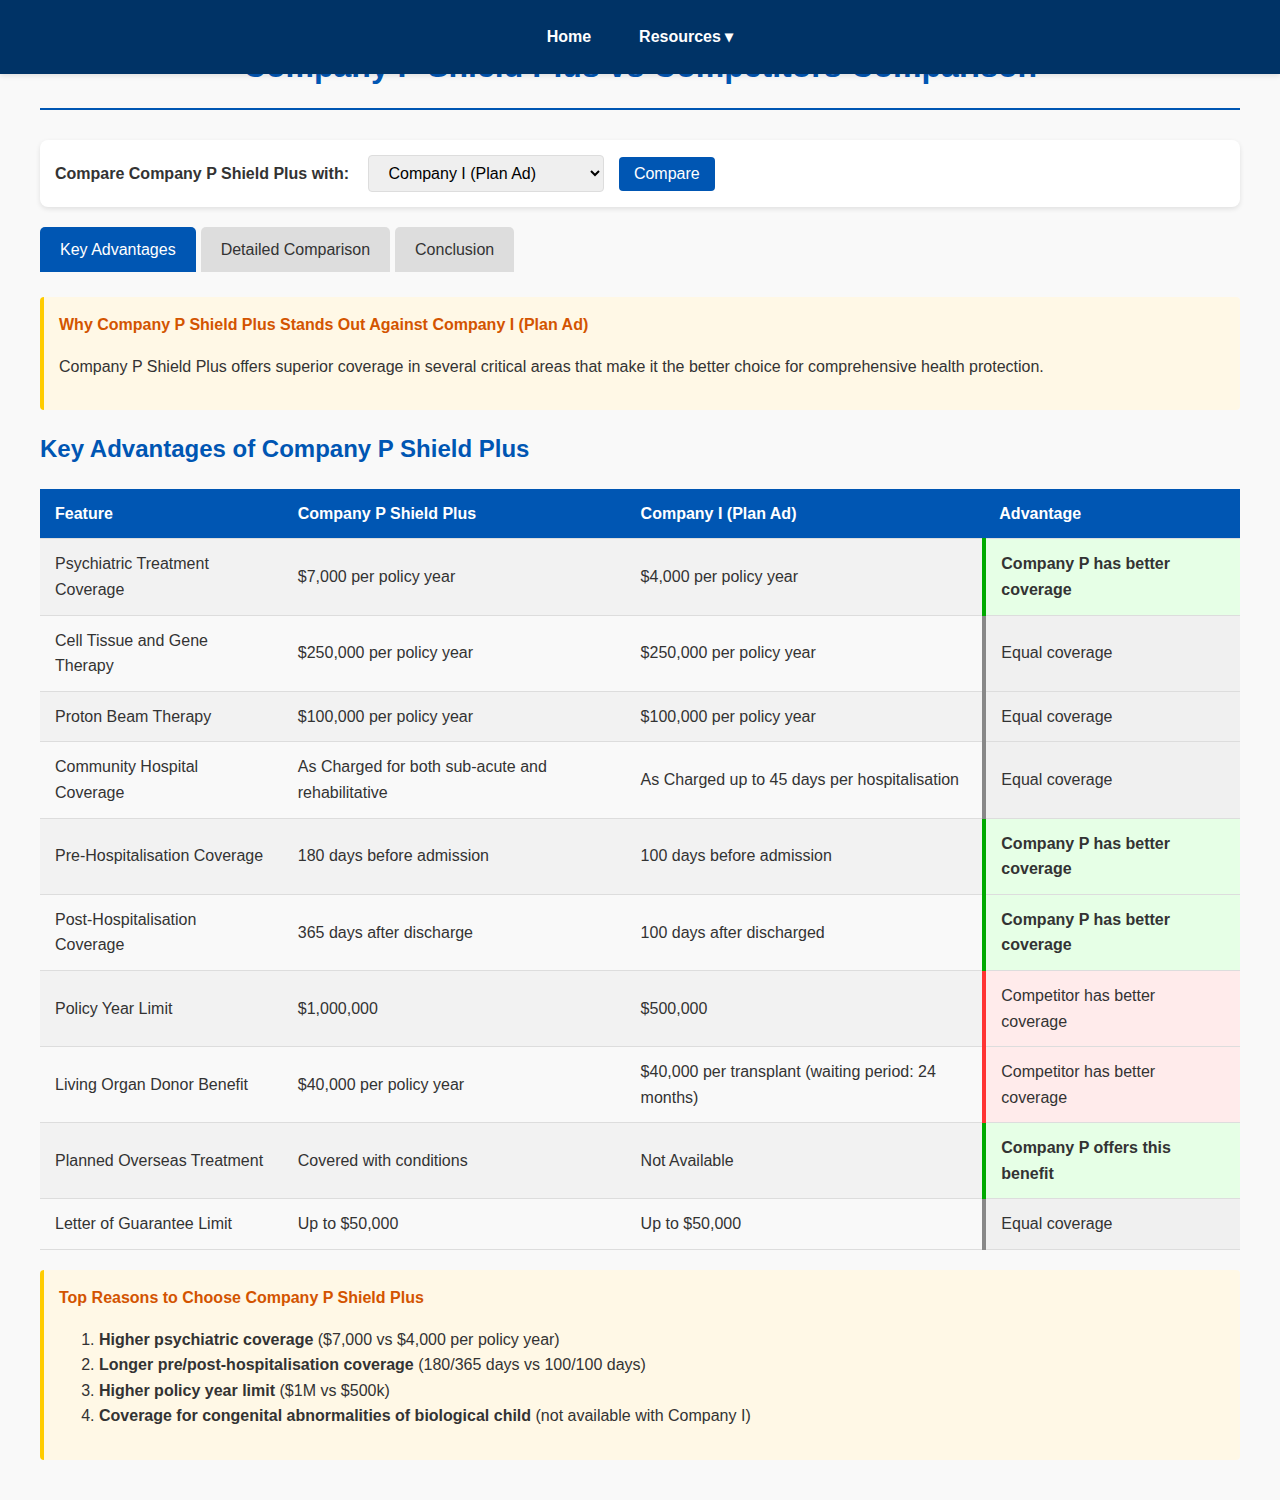
<file: resources/hospitalisationComparisonTool.html>
<!DOCTYPE html>
<html lang="en">
<head>
    <meta charset="UTF-8">
    <meta name="viewport" content="width=device-width, initial-scale=1.0">
    <title>Company P Shield Plus vs Competitors Comparison</title>
     <link rel="stylesheet" href="../css/styles.css">
</head>
    <div id="navbar-container"></div>
  <script src="/js/include-navbar.js"></script>
<body>
    <h1>Company P Shield Plus vs Competitors Comparison</h1>
    
    <div class="company-selector">
        <label for="competitor-select">Compare Company P Shield Plus with:</label>
        <select id="competitor-select">
            <option value="G">Company G (Plan A Plus)</option>
            <option value="A">Company A (Plan B)</option>
            <option value="I" selected>Company I (Plan Ad)</option>
            <option value="S">Company S (Plan 2)</option>
            <option value="H">Company H (Plan B)</option>
            <option value="R">Company R (Plan A)</option>
        </select>
        <button onclick="updateComparison()">Compare</button>
    </div>
    
    <div class="tabs">
        <div class="tab active" onclick="switchTab('summary')">Key Advantages</div>
        <div class="tab" onclick="switchTab('detailed')">Detailed Comparison</div>
        <div class="tab" onclick="switchTab('conclusion')">Conclusion</div>
    </div>
    
    <div id="summary" class="tab-content active">
        <div class="highlight-box">
            <div class="highlight-title" id="summary-title">Why Company P Shield Plus Stands Out Against Company I</div>
            <p>Company P Shield Plus offers superior coverage in several critical areas that make it the better choice for comprehensive health protection.</p>
        </div>
        
        <h2>Key Advantages of Company P Shield Plus</h2>
        
        <table id="summary-table">
            <tr>
                <th>Feature</th>
                <th>Company P Shield Plus</th>
                <th id="comp-name">Company I</th>
                <th>Advantage</th>
            </tr>
            <!-- Table will be populated by JavaScript -->
        </table>
        
        <div class="highlight-box" id="top-reasons">
            <div class="highlight-title">Top Reasons to Choose Company P Shield Plus</div>
            <ol id="reasons-list">
                <!-- List will be populated by JavaScript -->
            </ol>
        </div>
    </div>
    
    <div id="detailed" class="tab-content">
        <h2 id="detailed-title">Detailed Feature Comparison: Company P Shield Plus vs Company I</h2>
        
        <div class="comparison-container" id="detailed-comparison">
            <!-- Content will be populated by JavaScript -->
        </div>
    </div>
    
    <div id="conclusion" class="tab-content">
        <div class="conclusion" id="conclusion-content">
            <!-- Content will be populated by JavaScript -->
        </div>
    </div>
    
    <script>
        // Data for all companies
        const companyData = {
            "G": {
                name: "Company G (Plan A Plus)",
                features: {
                    basic: {
                        planName: "Base plan A Plus",
                        coverageType: "As Charged",
                        minEntryAge: "1 ANB",
                        maxEntryAge: "75 ANB",
                        coverageTerm: "Lifetime",
                        premiumTerm: "Lifetime"
                    },
                    inpatient: {
                        normalWard: "As Charged",
                        icu: "As Charged",
                        communityHospital: "As Charged",
                        accidentDental: "As Charged",
                        palliativeGeneral: "As Charged",
                        palliativeSpecial: "$560/day",
                        psychiatric: "$4,500 per policy year"
                    },
                    surgical: {
                        surgery: "As Charged (TOSP Table 1-7)",
                        organTransplant: "As Charged (limited to kidney(s), heart, liver, cornea(s), skin, pancreas and musculoskeletal tissue)",
                        stemCell: "As Charged",
                        breastReconstruction: "As Charged within 365 days from date of the first Mastectomy"
                    },
                    organDonor: {
                        asDonor: "$40,000 per transplant (waiting period: 730 days)",
                        asRecipient: "Not Available"
                    },
                    overseas: {
                        emergency: "As Charged limited to Singapore Restructured Hospitals, class A ward's charges",
                        planned: "Not Available"
                    },
                    prePostHospital: {
                        pre: "180 days before admission/day surgery",
                        post: "365 days after discharge/day surgery",
                        hyperbaric: "Not Available"
                    },
                    outpatient: {
                        immunosuppressant: "As Charged",
                        cancerDrugMonth: "5x MediShield Life limit",
                        cancerDrugYear: "5x MediShield Life limit",
                        renalFailure: "As Charged"
                    },
                    other: {
                        cellTherapy: "$150,000 per policy year",
                        protonTherapy: "$60,000 per policy year",
                        finalExpense: "$6,000",
                        congenitalChild: "$16,000 per lifetime of life assured (limited to $4,000 per child)"
                    },
                    limits: {
                        policyYear: "$1,000,000",
                        lifetime: "Unlimited",
                        refresh: "Not Available"
                    }
                },
                advantages: [
                    "Higher psychiatric coverage ($7,000 vs $4,500 per policy year)",
                    "Higher cell tissue and gene therapy coverage ($250,000 vs $150,000)",
                    "Higher proton beam therapy coverage ($100,000 vs $60,000)",
                    "Coverage for life assured as organ recipient (not available with Company G)"
                ]
            },
            "A": {
                name: "Company A (Plan B)",
                features: {
                    basic: {
                        planName: "Base plan B",
                        coverageType: "As Charged",
                        minEntryAge: "2 weeks",
                        maxEntryAge: "75 ANB",
                        coverageTerm: "Lifetime",
                        premiumTerm: "Lifetime"
                    },
                    inpatient: {
                        normalWard: "As Charged",
                        icu: "As Charged",
                        communityHospital: "As Charged up to 90 days per hospitalisation",
                        accidentDental: "As Charged",
                        palliativeGeneral: "As Charged",
                        palliativeSpecial: "As Charged",
                        psychiatric: "$4,000 per policy year"
                    },
                    surgical: {
                        surgery: "As Charged (TOSP Table 1-7)",
                        organTransplant: "As Charged (limited to cornea, kidney, heart, liver, lung, skin or musculoskeletal tissue)",
                        stemCell: "As Charged",
                        breastReconstruction: "As Charged if medically necessary"
                    },
                    organDonor: {
                        asDonor: "$40,000 per transplant (waiting period: 24 months)",
                        asRecipient: "Not Available"
                    },
                    overseas: {
                        emergency: "As Charged Limited to hospitalisation and surgical benefits, surgical benefit, pre- and post-hospitalisation benefit",
                        planned: "Not Available"
                    },
                    prePostHospital: {
                        pre: "180 days before admission",
                        post: "180 days after discharged",
                        hyperbaric: "Not Available"
                    },
                    outpatient: {
                        immunosuppressant: "Private hospital: $7,200 per policy year | Restructured hospital: As Charged",
                        cancerDrugMonth: "5x MediShield Life limit",
                        cancerDrugYear: "5x MediShield Life limit",
                        renalFailure: "As Charged"
                    },
                    other: {
                        cellTherapy: "$250,000 per policy year",
                        protonTherapy: "$100,000 per policy year",
                        finalExpense: "$3,500",
                        congenitalChild: "$16,000 per lifetime of female life assured (limited to $4,000 per child)"
                    },
                    limits: {
                        policyYear: "$1,000,000",
                        lifetime: "Unlimited",
                        refresh: "Not Available"
                    }
                },
                advantages: [
                    "Higher psychiatric coverage ($7,000 vs $4,000 per policy year)",
                    "Longer post-hospitalisation coverage (365 days vs 180 days)",
                    "Higher final expense provision ($3,500 vs $3,000)",
                    "Coverage for post-hospitalisation hyperbaric oxygen therapy ($5,000/year - not available with Company A)"
                ]
            },
            "I": {
                name: "Company I (Plan Ad)",
                features: {
                    basic: {
                        planName: "Base plan Ad",
                        coverageType: "As Charged",
                        minEntryAge: "1 ANB",
                        maxEntryAge: "75 ANB",
                        coverageTerm: "Lifetime",
                        premiumTerm: "Lifetime"
                    },
                    inpatient: {
                        normalWard: "As Charged",
                        icu: "As Charged",
                        communityHospital: "As Charged up to 45 days per hospitalisation",
                        accidentDental: "As Charged",
                        palliativeGeneral: "As Charged",
                        palliativeSpecial: "$560/day",
                        psychiatric: "$4,000 per policy year"
                    },
                    surgical: {
                        surgery: "As Charged (TOSP Table 1-7)",
                        organTransplant: "As Charged",
                        stemCell: "As Charged",
                        breastReconstruction: "As Charged within 365 days from the date life assured leaves the hospital where the mastectomy was done"
                    },
                    organDonor: {
                        asDonor: "$40,000 per transplant (waiting period: 24 months)",
                        asRecipient: "Not Available"
                    },
                    overseas: {
                        emergency: "As Charged limited to Singapore Restructured hospital's charges",
                        planned: "Not Available"
                    },
                    prePostHospital: {
                        pre: "100 days before admission",
                        post: "100 days after discharged",
                        hyperbaric: "Not Available"
                    },
                    outpatient: {
                        immunosuppressant: "As Charged",
                        cancerDrugMonth: "4x MediShield Life limit",
                        cancerDrugYear: "4x MediShield Life limit",
                        renalFailure: "As Charged"
                    },
                    other: {
                        cellTherapy: "$250,000 per policy year",
                        protonTherapy: "$100,000 per policy year",
                        finalExpense: "$5,000",
                        congenitalChild: "Not Available"
                    },
                    limits: {
                        policyYear: "$500,000",
                        lifetime: "Unlimited",
                        refresh: "Not Available"
                    }
                },
                advantages: [
                    "Higher psychiatric coverage ($7,000 vs $4,000 per policy year)",
                    "Longer pre/post-hospitalisation coverage (180/365 days vs 100/100 days)",
                    "Higher policy year limit ($1M vs $500k)",
                    "Coverage for congenital abnormalities of biological child (not available with Company I)"
                ]
            },
            "S": {
                name: "Company S (Plan 2)",
                features: {
                    basic: {
                        planName: "Base plan 2",
                        coverageType: "As Charged",
                        minEntryAge: "1 ANB",
                        maxEntryAge: "75 ANB",
                        coverageTerm: "Lifetime",
                        premiumTerm: "Lifetime"
                    },
                    inpatient: {
                        normalWard: "As Charged",
                        icu: "As Charged",
                        communityHospital: "As Charged up to 45 days per hospitalisation",
                        accidentDental: "As Charged",
                        palliativeGeneral: "As Charged",
                        palliativeSpecial: "As Charged",
                        psychiatric: "$10,000 per policy year up to 45 days per policy year"
                    },
                    surgical: {
                        surgery: "As Charged (TOSP Table 1-7)",
                        organTransplant: "As Charged limited to cornea, kidney, heart, liver, lung, skin and musculoskeletal tissue",
                        stemCell: "As Charged",
                        breastReconstruction: "Covered within 365 days after the mastectomy was done"
                    },
                    organDonor: {
                        asDonor: "$30,000 per lifetime (waiting period: 24 months)",
                        asRecipient: "$40,000 per transplant (waiting period: 730 days)"
                    },
                    overseas: {
                        emergency: "As Charged limited to Singapore Restructured hospital's charges",
                        planned: "Not Available"
                    },
                    prePostHospital: {
                        pre: "90 days before admission [for non-panel specialist in a private hospital] or 180 days before admission [for A&E and preferred medical providers]",
                        post: "180 days after discharged [for non-panel specialist in a private hospital] or 365 days after discharged [for A&E and preferred medical providers]",
                        hyperbaric: "Not Available"
                    },
                    outpatient: {
                        immunosuppressant: "As Charged",
                        cancerDrugMonth: "5x MediShield Life limit",
                        cancerDrugYear: "5x MediShield Life limit",
                        renalFailure: "As Charged"
                    },
                    other: {
                        cellTherapy: "$150,000 per policy year (inpatient and outpatient)",
                        protonTherapy: "$70,000 per policy year",
                        finalExpense: "$10,000",
                        congenitalChild: "Not Available"
                    },
                    limits: {
                        policyYear: "$1,000,000",
                        lifetime: "Unlimited",
                        refresh: "Not Available"
                    }
                },
                advantages: [
                    "No day limit for community hospital stays (vs 45 days with Company S)",
                    "Higher cell tissue and gene therapy coverage ($250,000 vs $150,000)",
                    "Higher proton beam therapy coverage ($100,000 vs $70,000)",
                    "Coverage for planned overseas treatment (not available with Company S)"
                ]
            },
            "H": {
                name: "Company H (Plan B)",
                features: {
                    basic: {
                        planName: "Base plan B",
                        coverageType: "As Charged",
                        minEntryAge: "15 days",
                        maxEntryAge: "75 ANB",
                        coverageTerm: "Lifetime",
                        premiumTerm: "Lifetime"
                    },
                    inpatient: {
                        normalWard: "As Charged",
                        icu: "As Charged",
                        communityHospital: "As Charged up to 60 days per policy year",
                        accidentDental: "As Charged",
                        palliativeGeneral: "As Charged",
                        palliativeSpecial: "As Charged",
                        psychiatric: "$4,000 up to 60 days per policy year"
                    },
                    surgical: {
                        surgery: "As Charged (TOSP Table 1-7)",
                        organTransplant: "As Charged limited to cornea, kidneys, heart, liver, lung or bone marrow",
                        stemCell: "As Charged",
                        breastReconstruction: "Covered Must be due to breast cancer, within 365 days from mastectomy, breast implant is covered"
                    },
                    organDonor: {
                        asDonor: "$40,000 per transplant (waiting period: 730 days)",
                        asRecipient: "$40,000 per transplant"
                    },
                    overseas: {
                        emergency: "As Charged limited to Singapore Restructured hospital's charges",
                        planned: "Not Available"
                    },
                    prePostHospital: {
                        pre: "180 days before admission",
                        post: "365 days after discharged",
                        hyperbaric: "Not Available"
                    },
                    outpatient: {
                        immunosuppressant: "As Charged",
                        cancerDrugMonth: "5x MediShield Life limit",
                        cancerDrugYear: "5x MediShield Life limit",
                        renalFailure: "As Charged"
                    },
                    other: {
                        cellTherapy: "$100,000 per policy year",
                        protonTherapy: "$50,000 per policy year",
                        finalExpense: "Not Available",
                        congenitalChild: "Not Available"
                    },
                    limits: {
                        policyYear: "$1,000,000",
                        lifetime: "Unlimited",
                        refresh: "Not Available"
                    }
                },
                advantages: [
                    "Higher psychiatric coverage ($7,000 vs $4,000 per policy year)",
                    "Higher cell tissue and gene therapy coverage ($250,000 vs $100,000)",
                    "Higher proton beam therapy coverage ($100,000 vs $50,000)",
                    "Final expense provision ($3,000 - not available with Company H)"
                ]
            },
            "R": {
                name: "Company R (Plan A)",
                features: {
                    basic: {
                        planName: "Base plan A",
                        coverageType: "As Charged",
                        minEntryAge: "1 ANB",
                        maxEntryAge: "75 ANB",
                        coverageTerm: "Lifetime",
                        premiumTerm: "Lifetime"
                    },
                    inpatient: {
                        normalWard: "As Charged",
                        icu: "As Charged",
                        communityHospital: "As Charged up to 90 days after discharged",
                        accidentDental: "As Charged",
                        palliativeGeneral: "As Charged",
                        palliativeSpecial: "As Charged",
                        psychiatric: "$6,000 per policy year"
                    },
                    surgical: {
                        surgery: "As Charged (TOSP Table 1-7)",
                        organTransplant: "As Charged limited to kidney(s), heart, liver, lung, cornea(s), bone marrow, skin and musculoskeletal tissue",
                        stemCell: "As Charged",
                        breastReconstruction: "As Charged *mastectomy must be due to cancer, and breast cancer reconstruction must be done within 12 months from original mastectomy"
                    },
                    organDonor: {
                        asDonor: "$40,000 per transplant (waiting period: 24 months)",
                        asRecipient: "Not Available"
                    },
                    overseas: {
                        emergency: "As Charged limited to Singapore Restructured hospital, class A ward's charges",
                        planned: "Not Available"
                    },
                    prePostHospital: {
                        pre: "180 days if treatment provided by Co.R's Panel Specialist, Extended Panel Specialist or restructured hospital; or 90 days if treatment provided in other private hospitals",
                        post: "365 days if treatment provided by Co.R's Panel Specialist, Extended Panel Specialist or restructured hospital; or 180 days if treatment provided in other private hospitals",
                        hyperbaric: "Not Available"
                    },
                    outpatient: {
                        immunosuppressant: "As Charged",
                        cancerDrugMonth: "5x MediShield Life limit",
                        cancerDrugYear: "5x MediShield Life limit",
                        renalFailure: "As Charged"
                    },
                    other: {
                        cellTherapy: "$50,000 per policy year",
                        protonTherapy: "$75,000 per policy year",
                        finalExpense: "$4,000",
                        congenitalChild: "$20,000 per lifetime of female life assured (limited to $4,000 per child)"
                    },
                    limits: {
                        policyYear: "$600,000",
                        lifetime: "Unlimited",
                        refresh: "Not Available"
                    }
                },
                advantages: [
                    "Higher policy year limit ($1M vs $600k)",
                    "Higher cell tissue and gene therapy coverage ($250,000 vs $50,000)",
                    "Refresh benefit of $1,000,000 (not available with Company R)",
                    "Coverage for post-hospitalisation hyperbaric oxygen therapy ($5,000/year - not available with Company R)"
                ]
            }
        };

        // Initialize with Company I as default
        let currentCompetitor = "I";

        function updateComparison() {
            currentCompetitor = document.getElementById("competitor-select").value;
            const competitor = companyData[currentCompetitor];
            
            // Update summary tab
            document.getElementById("summary-title").textContent = `Why Company P Shield Plus Stands Out Against ${competitor.name}`;
            document.getElementById("comp-name").textContent = competitor.name;
            
            // Update summary table
            const summaryTable = document.getElementById("summary-table");
            // Clear existing rows (keeping header)
            while (summaryTable.rows.length > 1) {
                summaryTable.deleteRow(1);
            }
            
            // Add comparison rows
            addComparisonRow(summaryTable, "Psychiatric Treatment Coverage", 
                           "$7,000 per policy year", 
                           competitor.features.inpatient.psychiatric);
            
            addComparisonRow(summaryTable, "Cell Tissue and Gene Therapy", 
                           "$250,000 per policy year", 
                           competitor.features.other.cellTherapy);
            
            addComparisonRow(summaryTable, "Proton Beam Therapy", 
                           "$100,000 per policy year", 
                           competitor.features.other.protonTherapy);
            
            addComparisonRow(summaryTable, "Community Hospital Coverage", 
                           "As Charged for both sub-acute and rehabilitative", 
                           competitor.features.inpatient.communityHospital);
            
            addComparisonRow(summaryTable, "Pre-Hospitalisation Coverage", 
                           "180 days before admission", 
                           competitor.features.prePostHospital.pre);
            
            addComparisonRow(summaryTable, "Post-Hospitalisation Coverage", 
                           "365 days after discharge", 
                           competitor.features.prePostHospital.post);
            
            addComparisonRow(summaryTable, "Policy Year Limit", 
                           "$1,000,000", 
                           competitor.features.limits.policyYear);
            
            addComparisonRow(summaryTable, "Living Organ Donor Benefit", 
                           "$40,000 per policy year", 
                           competitor.features.organDonor.asDonor);
            
            addComparisonRow(summaryTable, "Planned Overseas Treatment", 
                           "Covered with conditions", 
                           competitor.features.overseas.planned === "Not Available" ? "Not Available" : "Covered");
            
            addComparisonRow(summaryTable, "Letter of Guarantee Limit", 
                           "Up to $50,000", 
                           "Up to $50,000");
            
            // Update top reasons
            const reasonsList = document.getElementById("reasons-list");
            reasonsList.innerHTML = "";
            competitor.advantages.forEach(reason => {
                const li = document.createElement("li");
                li.innerHTML = `<strong>${reason.split("(")[0]}</strong>${reason.includes("(") ? "(" + reason.split("(")[1] : ""}`;
                reasonsList.appendChild(li);
            });
            
            // Update detailed comparison
            document.getElementById("detailed-title").textContent = `Detailed Feature Comparison: Company P Shield Plus vs ${competitor.name}`;
            const detailedContainer = document.getElementById("detailed-comparison");
            detailedContainer.innerHTML = generateDetailedComparison(competitor);
            
            // Update conclusion
            document.getElementById("conclusion-content").innerHTML = generateConclusion(competitor);
        }

        function addComparisonRow(table, feature, companyPValue, compValue) {
            const row = table.insertRow();
            const cell1 = row.insertCell(0);
            const cell2 = row.insertCell(1);
            const cell3 = row.insertCell(2);
            const cell4 = row.insertCell(3);
            
            cell1.textContent = feature;
            cell2.textContent = companyPValue;
            cell3.textContent = compValue;
            
            // Determine advantage
            if (companyPValue === compValue || (companyPValue.includes("As Charged") && compValue.includes("As Charged"))) {
                cell4.textContent = "Equal coverage";
                cell4.className = "same";
            } else if (compValue === "Not Available" && companyPValue !== "Not Available") {
                cell4.textContent = "Company P offers this benefit";
                cell4.className = "better";
            } else if (companyPValue === "Not Available" && compValue !== "Not Available") {
                cell4.textContent = "Competitor offers this benefit";
                cell4.className = "worse";
            } else if (companyPValue > compValue || companyPValue.includes("Unlimited") || 
                      (companyPValue.includes("days") && compValue.includes("days") && 
                       parseInt(companyPValue) > parseInt(compValue))) {
                cell4.textContent = "Company P has better coverage";
                cell4.className = "better";
            } else {
                cell4.textContent = "Competitor has better coverage";
                cell4.className = "worse";
            }
        }

        function generateDetailedComparison(competitor) {
            let html = `
                <div class="feature-category">
                    <h3>Basic Plan Information</h3>
                    <div class="feature-row">
                        <div class="feature-name">Plan Name</div>
                        <div class="feature-value company-p">Company P Shield Plus</div>
                        <div class="feature-value competitor">${competitor.features.basic.planName}</div>
                    </div>
                    <div class="feature-row">
                        <div class="feature-name">Coverage Type</div>
                        <div class="feature-value ${competitor.features.basic.coverageType === "As Charged" ? 'same' : 'better'}">As Charged</div>
                        <div class="feature-value ${competitor.features.basic.coverageType === "As Charged" ? 'same' : 'worse'}">${competitor.features.basic.coverageType}</div>
                    </div>
                    <div class="feature-row">
                        <div class="feature-name">Min. Entry Age</div>
                        <div class="feature-value ${competitor.features.basic.minEntryAge === "1 ANB" ? 'same' : 'better'}">1 ANB</div>
                        <div class="feature-value ${competitor.features.basic.minEntryAge === "1 ANB" ? 'same' : 'worse'}">${competitor.features.basic.minEntryAge}</div>
                    </div>
                    <div class="feature-row">
                        <div class="feature-name">Max. Entry Age</div>
                        <div class="feature-value same">75 ANB</div>
                        <div class="feature-value same">75 ANB</div>
                    </div>
                    <div class="feature-row">
                        <div class="feature-name">Coverage Term</div>
                        <div class="feature-value same">Lifetime</div>
                        <div class="feature-value same">Lifetime</div>
                    </div>
                </div>
                
                <div class="feature-category">
                    <h3>Inpatient and Day Surgery Benefits</h3>
                    <div class="feature-row">
                        <div class="feature-name">Normal Ward</div>
                        <div class="feature-value same">As Charged</div>
                        <div class="feature-value same">As Charged</div>
                    </div>
                    <div class="feature-row">
                        <div class="feature-name">Intensive Care Unit</div>
                        <div class="feature-value same">As Charged</div>
                        <div class="feature-value same">As Charged</div>
                    </div>
                    <div class="feature-row">
                        <div class="feature-name">Community Hospital (Rehabilitative & Sub-acute)</div>
                        <div class="feature-value ${competitor.features.inpatient.communityHospital.includes('As Charged') && !competitor.features.inpatient.communityHospital.includes('day') ? 'same' : 'better'}">As Charged (no day limit)</div>
                        <div class="feature-value ${competitor.features.inpatient.communityHospital.includes('As Charged') && !competitor.features.inpatient.communityHospital.includes('day') ? 'same' : 'worse'}">${competitor.features.inpatient.communityHospital}</div>
                    </div>
                    <div class="feature-row">
                        <div class="feature-name">Accident Inpatient Dental Treatment</div>
                        <div class="feature-value same">As Charged</div>
                        <div class="feature-value same">As Charged</div>
                    </div>
                    <div class="feature-row">
                        <div class="feature-name">Inpatient Palliative Care Service (General)</div>
                        <div class="feature-value same">As Charged</div>
                        <div class="feature-value same">${competitor.features.inpatient.palliativeGeneral}</div>
                    </div>
                    <div class="feature-row">
                        <div class="feature-name">Inpatient Palliative Care Service (Specialised)</div>
                        <div class="feature-value ${competitor.features.inpatient.palliativeSpecial === '$760/day' ? 'same' : competitor.features.inpatient.palliativeSpecial === 'As Charged' ? 'better' : 'worse'}">$760/day</div>
                        <div class="feature-value ${competitor.features.inpatient.palliativeSpecial === '$760/day' ? 'same' : competitor.features.inpatient.palliativeSpecial === 'As Charged' ? 'worse' : 'better'}">${competitor.features.inpatient.palliativeSpecial}</div>
                    </div>
                    <div class="feature-row">
                        <div class="feature-name">Psychiatric Treatment</div>
                        <div class="feature-value ${parseInt(competitor.features.inpatient.psychiatric) < 7000 ? 'better' : 'worse'}">$7,000 per policy year</div>
                        <div class="feature-value ${parseInt(competitor.features.inpatient.psychiatric) < 7000 ? 'worse' : 'better'}">${competitor.features.inpatient.psychiatric}</div>
                    </div>
                </div>
                
                <div class="feature-category">
                    <h3>Surgical Benefits</h3>
                    <div class="feature-row">
                        <div class="feature-name">Surgery Procedure</div>
                        <div class="feature-value same">As Charged (TOSP Table 1-7)</div>
                        <div class="feature-value same">${competitor.features.surgical.surgery}</div>
                    </div>
                    <div class="feature-row">
                        <div class="feature-name">Major Organ Transplant</div>
                        <div class="feature-value same">As Charged (with organ limits)</div>
                        <div class="feature-value same">${competitor.features.surgical.organTransplant}</div>
                    </div>
                    <div class="feature-row">
                        <div class="feature-name">Stem Cell Transplant Treatment</div>
                        <div class="feature-value same">As Charged</div>
                        <div class="feature-value same">As Charged</div>
                    </div>
                    <div class="feature-row">
                        <div class="feature-name">Breast Reconstruction after Mastectomy</div>
                        <div class="feature-value ${competitor.features.surgical.breastReconstruction.includes('if medically necessary') ? 'same' : 'better'}">Covered if medically necessary</div>
                        <div class="feature-value ${competitor.features.surgical.breastReconstruction.includes('if medically necessary') ? 'same' : 'worse'}">${competitor.features.surgical.breastReconstruction}</div>
                    </div>
                </div>
                
                <div class="feature-category">
                    <h3>Living Organ Donor Transplant Benefits</h3>
                    <div class="feature-row">
                        <div class="feature-name">Life assured as organ donor</div>
                        <div class="feature-value ${competitor.features.organDonor.asDonor.includes('$40,000') ? 'same' : 'better'}">$40,000 per policy year (24mo wait)</div>
                        <div class="feature-value ${competitor.features.organDonor.asDonor.includes('$40,000') ? 'same' : 'worse'}">${competitor.features.organDonor.asDonor}</div>
                    </div>
                    <div class="feature-row">
                        <div class="feature-name">Life assured as organ recipient</div>
                        <div class="feature-value ${competitor.features.organDonor.asRecipient === 'Not Available' ? 'better' : 'same'}">$40,000 per transplant</div>
                        <div class="feature-value ${competitor.features.organDonor.asRecipient === 'Not Available' ? 'worse' : 'same'}">${competitor.features.organDonor.asRecipient}</div>
                    </div>
                </div>
                
                <div class="feature-category">
                    <h3>Overseas Medical Treatment</h3>
                    <div class="feature-row">
                        <div class="feature-name">Emergency Medical Treatment outside Singapore</div>
                        <div class="feature-value same">As Charged (with limits)</div>
                        <div class="feature-value same">${competitor.features.overseas.emergency}</div>
                    </div>
                    <div class="feature-row">
                        <div class="feature-name">Planned Overseas Medical Treatment</div>
                        <div class="feature-value ${competitor.features.overseas.planned === 'Not Available' ? 'better' : 'same'}">Covered with conditions</div>
                        <div class="feature-value ${competitor.features.overseas.planned === 'Not Available' ? 'worse' : 'same'}">${competitor.features.overseas.planned}</div>
                    </div>
                </div>
                
                <div class="feature-category">
                    <h3>Pre & Post-Hospitalisation Benefits</h3>
                    <div class="feature-row">
                        <div class="feature-name">Pre-Hospitalisation Coverage</div>
                        <div class="feature-value ${parseInt(competitor.features.prePostHospital.pre) < 180 ? 'better' : 'same'}">180 days before admission</div>
                        <div class="feature-value ${parseInt(competitor.features.prePostHospital.pre) < 180 ? 'worse' : 'same'}">${competitor.features.prePostHospital.pre}</div>
                    </div>
                    <div class="feature-row">
                        <div class="feature-name">Post-Hospitalisation Coverage</div>
                        <div class="feature-value ${parseInt(competitor.features.prePostHospital.post) < 365 ? 'better' : 'same'}">365 days after discharge</div>
                        <div class="feature-value ${parseInt(competitor.features.prePostHospital.post) < 365 ? 'worse' : 'same'}">${competitor.features.prePostHospital.post}</div>
                    </div>
                    <div class="feature-row">
                        <div class="feature-name">Post-Hospitalisation Hyperbaric Oxygen Therapy</div>
                        <div class="feature-value ${competitor.features.prePostHospital.hyperbaric === 'Not Available' ? 'better' : 'same'}">$5,000 per policy year</div>
                        <div class="feature-value ${competitor.features.prePostHospital.hyperbaric === 'Not Available' ? 'worse' : 'same'}">${competitor.features.prePostHospital.hyperbaric}</div>
                    </div>
                </div>
                
                <div class="feature-category">
                    <h3>Outpatient Benefits</h3>
                    <div class="feature-row">
                        <div class="feature-name">Immunosuppressant for Organ Transplant</div>
                        <div class="feature-value same">As Charged</div>
                        <div class="feature-value same">${competitor.features.outpatient.immunosuppressant}</div>
                    </div>
                    <div class="feature-row">
                        <div class="feature-name">Outpatient Cancer Treatment (Drugs per month)</div>
                        <div class="feature-value ${competitor.features.outpatient.cancerDrugMonth.includes('5x') ? 'same' : 'better'}">5x MediShield Life limit</div>
                        <div class="feature-value ${competitor.features.outpatient.cancerDrugMonth.includes('5x') ? 'same' : 'worse'}">${competitor.features.outpatient.cancerDrugMonth}</div>
                    </div>
                    <div class="feature-row">
                        <div class="feature-name">Outpatient Cancer Treatment (Services per year)</div>
                        <div class="feature-value ${competitor.features.outpatient.cancerDrugYear.includes('5x') ? 'same' : 'better'}">5x MediShield Life limit</div>
                        <div class="feature-value ${competitor.features.outpatient.cancerDrugYear.includes('5x') ? 'same' : 'worse'}">${competitor.features.outpatient.cancerDrugYear}</div>
                    </div>
                    <div class="feature-row">
                        <div class="feature-name">Outpatient Renal Failure Treatment</div>
                        <div class="feature-value same">As Charged</div>
                        <div class="feature-value same">${competitor.features.outpatient.renalFailure}</div>
                    </div>
                </div>
                
                <div class="feature-category">
                    <h3>Other Benefits</h3>
                    <div class="feature-row">
                        <div class="feature-name">Cell Tissue and Gene Therapy Treatment</div>
                        <div class="feature-value ${parseInt(competitor.features.other.cellTherapy) < 250000 ? 'better' : 'same'}">$250,000 per policy year</div>
                        <div class="feature-value ${parseInt(competitor.features.other.cellTherapy) < 250000 ? 'worse' : 'same'}">${competitor.features.other.cellTherapy}</div>
                    </div>
                    <div class="feature-row">
                        <div class="feature-name">Proton Beam Therapy</div>
                        <div class="feature-value ${parseInt(competitor.features.other.protonTherapy) < 100000 ? 'better' : 'same'}">$100,000 per policy year</div>
                        <div class="feature-value ${parseInt(competitor.features.other.protonTherapy) < 100000 ? 'worse' : 'same'}">${competitor.features.other.protonTherapy}</div>
                    </div>
                    <div class="feature-row">
                        <div class="feature-name">Final Expense Provision</div>
                        <div class="feature-value ${competitor.features.other.finalExpense === 'Not Available' || parseInt(competitor.features.other.finalExpense) < 3000 ? 'better' : 'worse'}">$3,000</div>
                        <div class="feature-value ${competitor.features.other.finalExpense === 'Not Available' || parseInt(competitor.features.other.finalExpense) < 3000 ? 'worse' : 'better'}">${competitor.features.other.finalExpense}</div>
                    </div>
                    <div class="feature-row">
                        <div class="feature-name">Congenital Abnormalities of Life Assured's Biological Child</div>
                        <div class="feature-value ${competitor.features.other.congenitalChild === 'Not Available' ? 'better' : 'same'}">$16,000 per lifetime</div>
                        <div class="feature-value ${competitor.features.other.congenitalChild === 'Not Available' ? 'worse' : 'same'}">${competitor.features.other.congenitalChild}</div>
                    </div>
                </div>
                
                <div class="feature-category">
                    <h3>Policy Limits</h3>
                    <div class="feature-row">
                        <div class="feature-name">Policy Year Limit</div>
                        <div class="feature-value ${parseInt(competitor.features.limits.policyYear) < 1000000 ? 'better' : 'same'}">$1,000,000</div>
                        <div class="feature-value ${parseInt(competitor.features.limits.policyYear) < 1000000 ? 'worse' : 'same'}">${competitor.features.limits.policyYear}</div>
                    </div>
                    <div class="feature-row">
                        <div class="feature-name">Lifetime Limit</div>
                        <div class="feature-value same">Unlimited</div>
                        <div class="feature-value same">Unlimited</div>
                    </div>
                    <div class="feature-row">
                        <div class="feature-name">Refresh Benefit</div>
                        <div class="feature-value ${competitor.features.limits.refresh === 'Not Available' ? 'better' : 'same'}">$1,000,000</div>
                        <div class="feature-value ${competitor.features.limits.refresh === 'Not Available' ? 'worse' : 'same'}">${competitor.features.limits.refresh}</div>
                    </div>
                </div>
            `;
            
            return html;
        }

        function generateConclusion(competitor) {
            return `
                <h2>Conclusion: Why Company P Shield Plus is the Superior Choice vs ${competitor.name}</h2>
                
                <p>After a thorough comparison of Company P Shield Plus and ${competitor.name}, Company P Shield Plus emerges as the clearly superior health insurance option for several compelling reasons:</p>
                
                <h3>1. More Comprehensive Coverage</h3>
                <p>Company P Shield Plus offers significantly higher coverage limits in critical areas:
                    <ul>
                        <li><strong>Psychiatric treatment:</strong> $7,000 vs ${competitor.features.inpatient.psychiatric}</li>
                        ${competitor.features.other.cellTherapy.includes('250,000') ? '' : `<li><strong>Cell tissue and gene therapy:</strong> $250,000 vs ${competitor.features.other.cellTherapy}</li>`}
                        ${competitor.features.other.protonTherapy.includes('100,000') ? '' : `<li><strong>Proton beam therapy:</strong> $100,000 vs ${competitor.features.other.protonTherapy}</li>`}
                        <li><strong>Policy year limit:</strong> $1,000,000 vs ${competitor.features.limits.policyYear}</li>
                        ${competitor.features.inpatient.communityHospital.includes('As Charged') && !competitor.features.inpatient.communityHospital.includes('day') ? '' : `<li><strong>Community hospital stays:</strong> No arbitrary day limit vs ${competitor.features.inpatient.communityHospital}</li>`}
                    </ul>
                </p>
                
                <h3>2. Longer Coverage Periods</h3>
                <p>Company P Shield Plus provides more extensive pre- and post-hospitalisation coverage:
                    <ul>
                        <li><strong>Pre-hospitalisation:</strong> 180 days vs ${competitor.features.prePostHospital.pre.includes('days') ? parseInt(competitor.features.prePostHospital.pre) + ' days' : competitor.features.prePostHospital.pre}</li>
                        <li><strong>Post-hospitalisation:</strong> 365 days vs ${competitor.features.prePostHospital.post.includes('days') ? parseInt(competitor.features.prePostHospital.post) + ' days' : competitor.features.prePostHospital.post}</li>
                    </ul>
                    This means more complete care coverage throughout your treatment journey.
                </p>
                
                ${competitor.features.overseas.planned === 'Not Available' ? `
                <h3>3. Additional Benefits Not Available with ${competitor.name.split(' ')[0]}</h3>
                <p>Company P Shield Plus includes several valuable benefits that ${competitor.name.split(' ')[0]} doesn't offer:
                    <ul>
                        <li>Planned overseas medical treatment coverage</li>
                        ${competitor.features.prePostHospital.hyperbaric === 'Not Available' ? '<li>Post-hospitalisation hyperbaric oxygen therapy ($5,000/year)</li>' : ''}
                        ${competitor.features.limits.refresh === 'Not Available' ? '<li>Refresh benefit of $1,000,000</li>' : ''}
                        ${competitor.features.other.congenitalChild === 'Not Available' ? '<li>Coverage for congenital abnormalities of biological child</li>' : ''}
                    </ul>
                </p>
                ` : ''}
                
                <h3>4. Better Living Organ Donor Coverage</h3>
                <p>Company P Shield Plus provides:
                    <ul>
                        <li>$40,000 ${competitor.features.organDonor.asDonor.includes('per policy year') ? '' : 'annual limit (vs ' + competitor.features.organDonor.asDonor + ')'}</li>
                        ${competitor.features.organDonor.asRecipient === 'Not Available' ? '<li>Coverage for life assured as organ recipient (not available with ' + competitor.name.split(' ')[0] + ')</li>' : ''}
                    </ul>
                </p>
                
                ${competitor.features.outpatient.cancerDrugMonth.includes('4x') || competitor.features.outpatient.cancerDrugYear.includes('4x') ? `
                <h3>5. Superior Cancer Treatment Coverage</h3>
                <p>Company P Shield Plus offers 5x MediShield Life limits for cancer drug treatment and services compared to ${competitor.name.split(' ')[0]}'s ${competitor.features.outpatient.cancerDrugMonth.includes('4x') ? '4x' : '5x'} limits, providing more comprehensive cancer care coverage.</p>
                ` : ''}
                
                <div class="highlight-box">
                    <div class="highlight-title">Final Recommendation</div>
                    <p>For individuals seeking the most comprehensive health insurance coverage with higher limits, longer coverage periods, and additional valuable benefits, Company P Shield Plus is clearly the superior choice over ${competitor.name}.</p>
                    <p>The combination of higher coverage amounts, more extensive time periods for pre/post-hospitalisation care, and additional benefits make Company P Shield Plus the better value proposition for comprehensive health protection.</p>
                </div>
            `;
        }

        function switchTab(tabId) {
            // Hide all tab contents
            document.querySelectorAll('.tab-content').forEach(content => {
                content.classList.remove('active');
            });
            
            // Deactivate all tabs
            document.querySelectorAll('.tab').forEach(tab => {
                tab.classList.remove('active');
            });
            
            // Activate selected tab and content
            document.getElementById(tabId).classList.add('active');
            event.currentTarget.classList.add('active');
        }

        // Initialize the comparison on page load
        window.onload = updateComparison;
    </script>
</body>
</html>
</file>
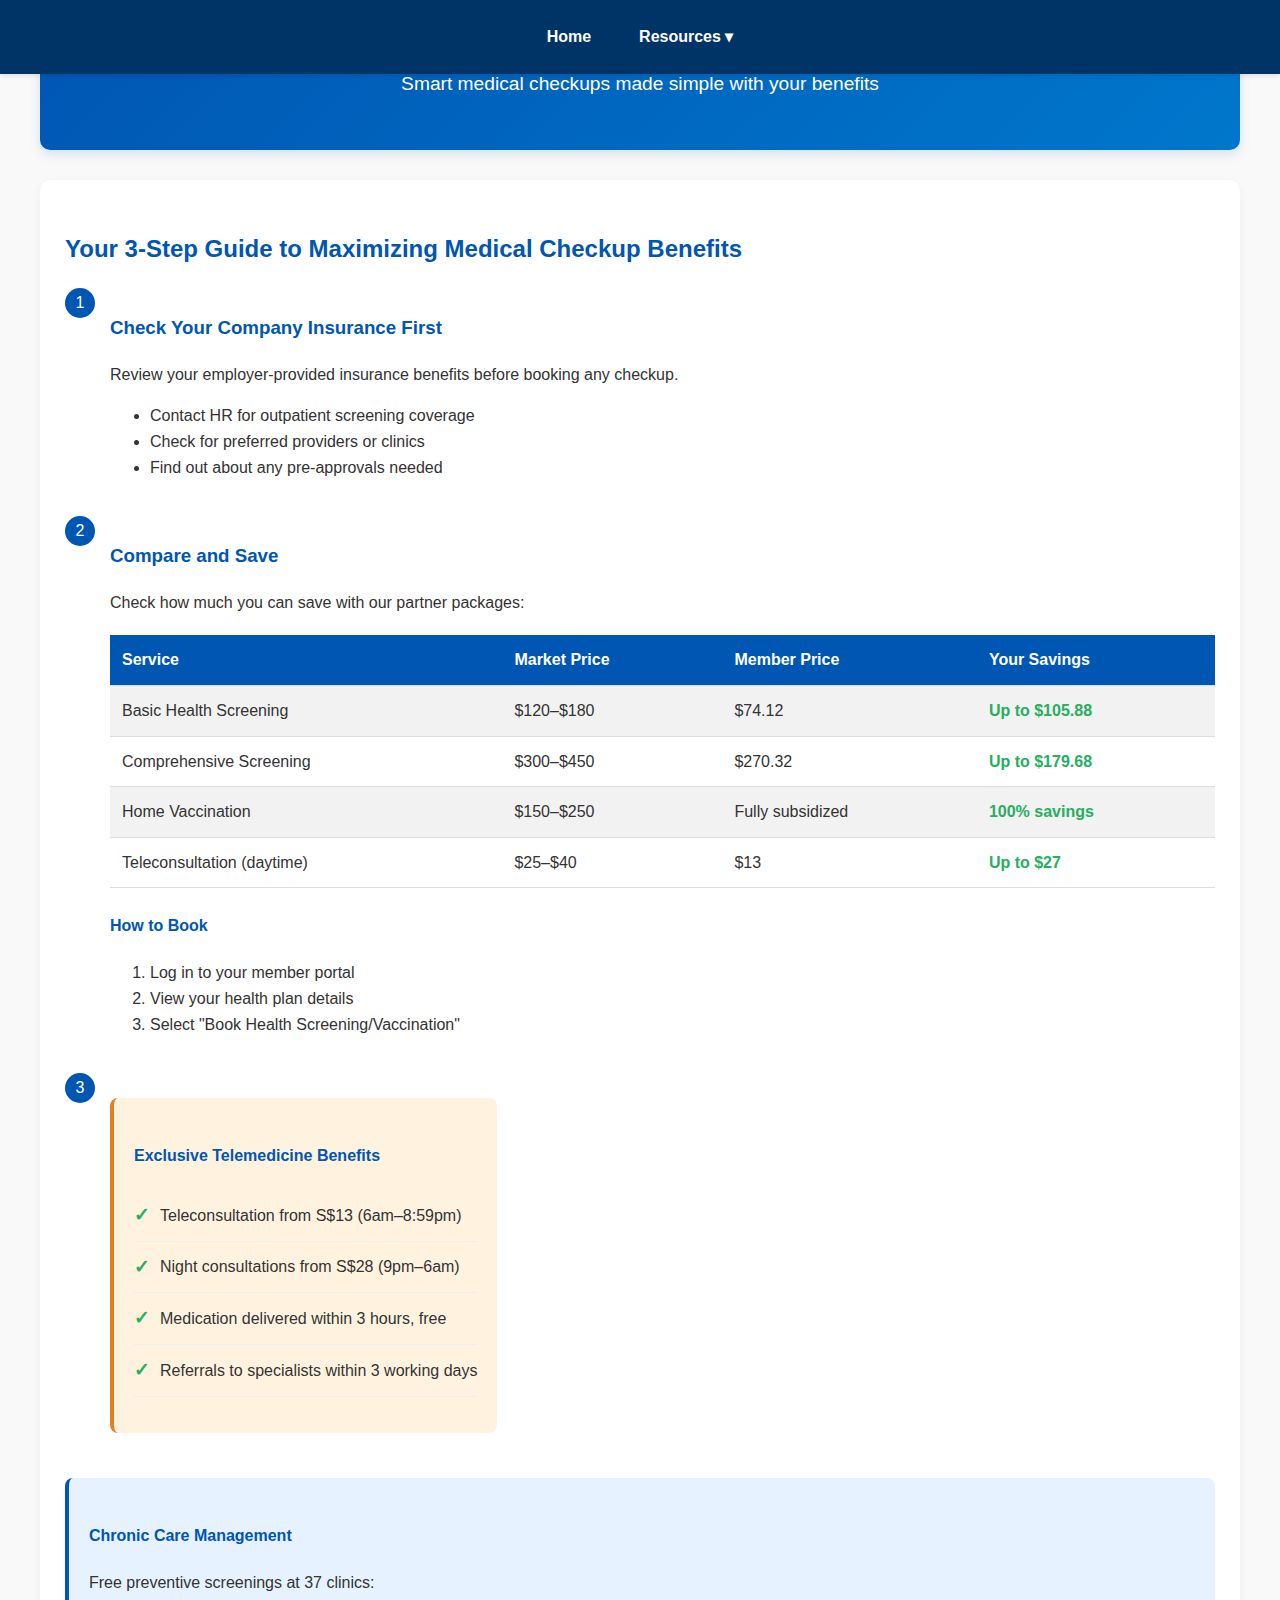
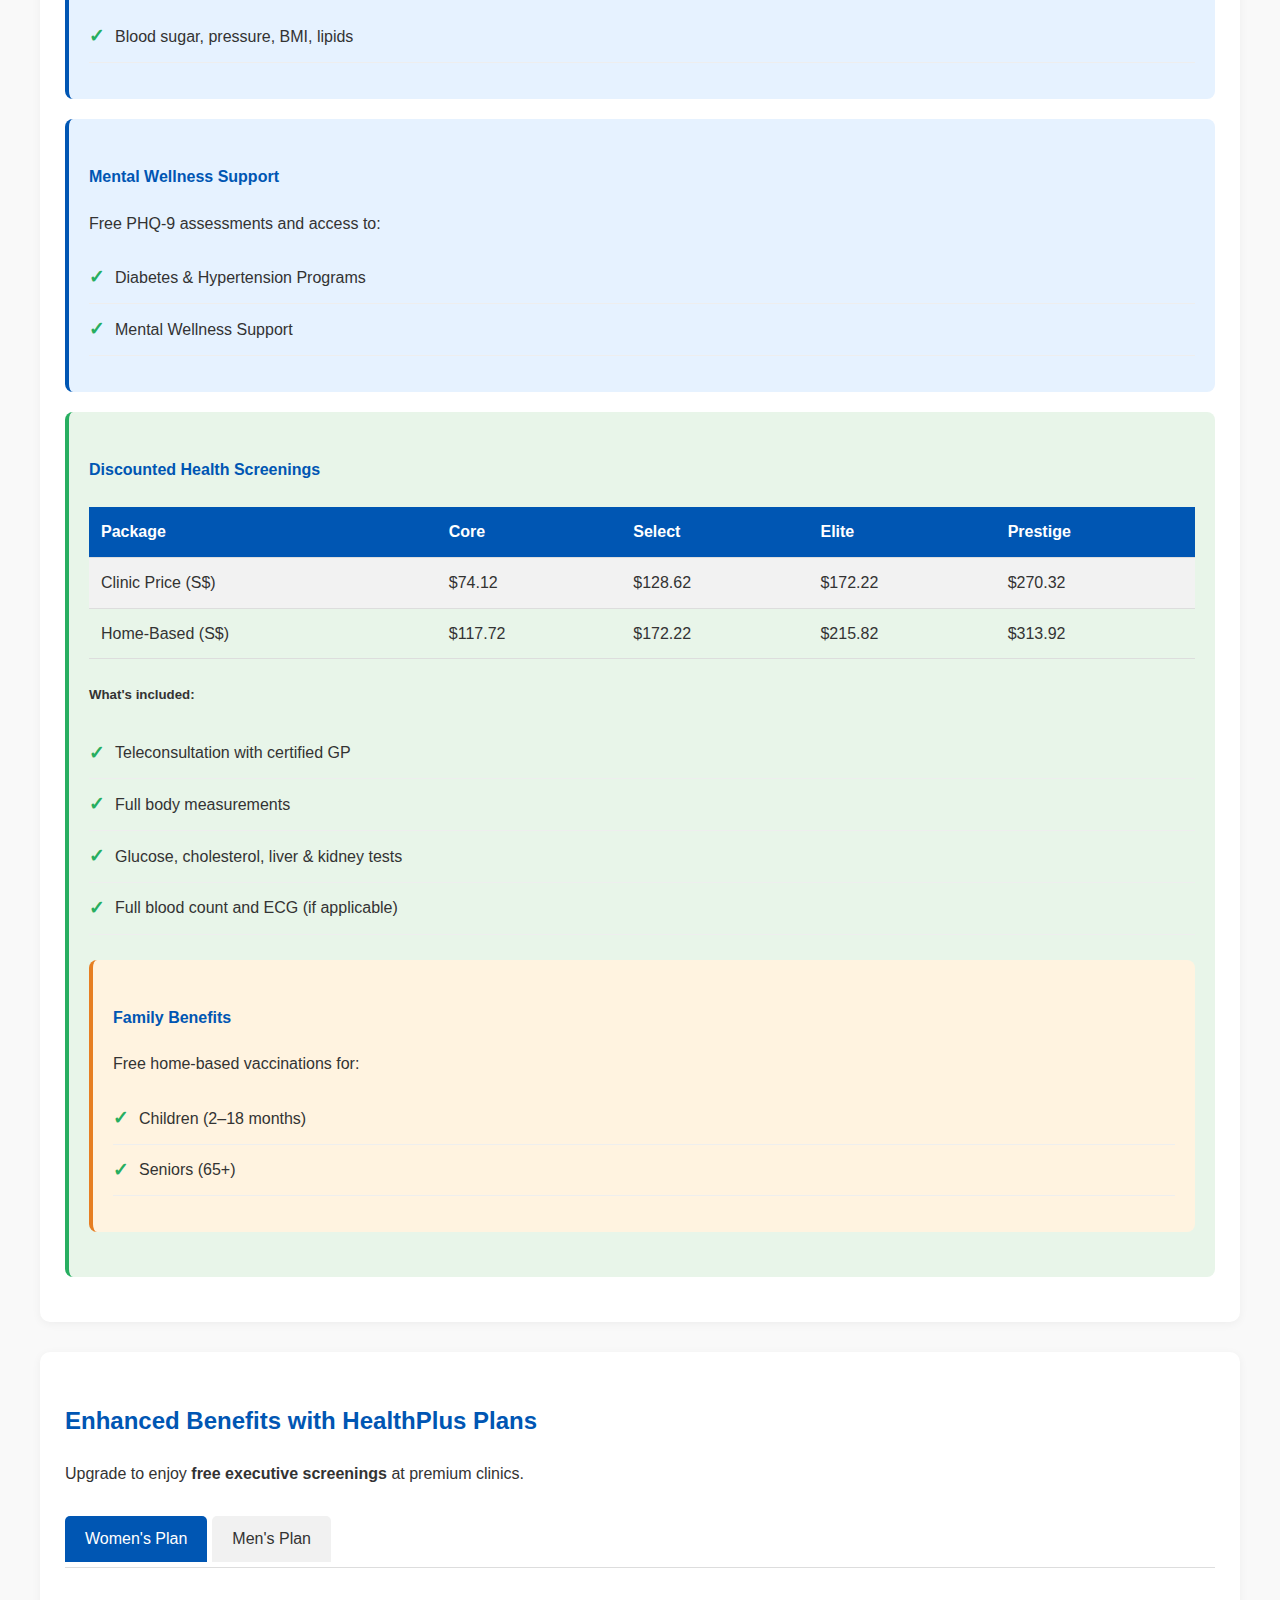
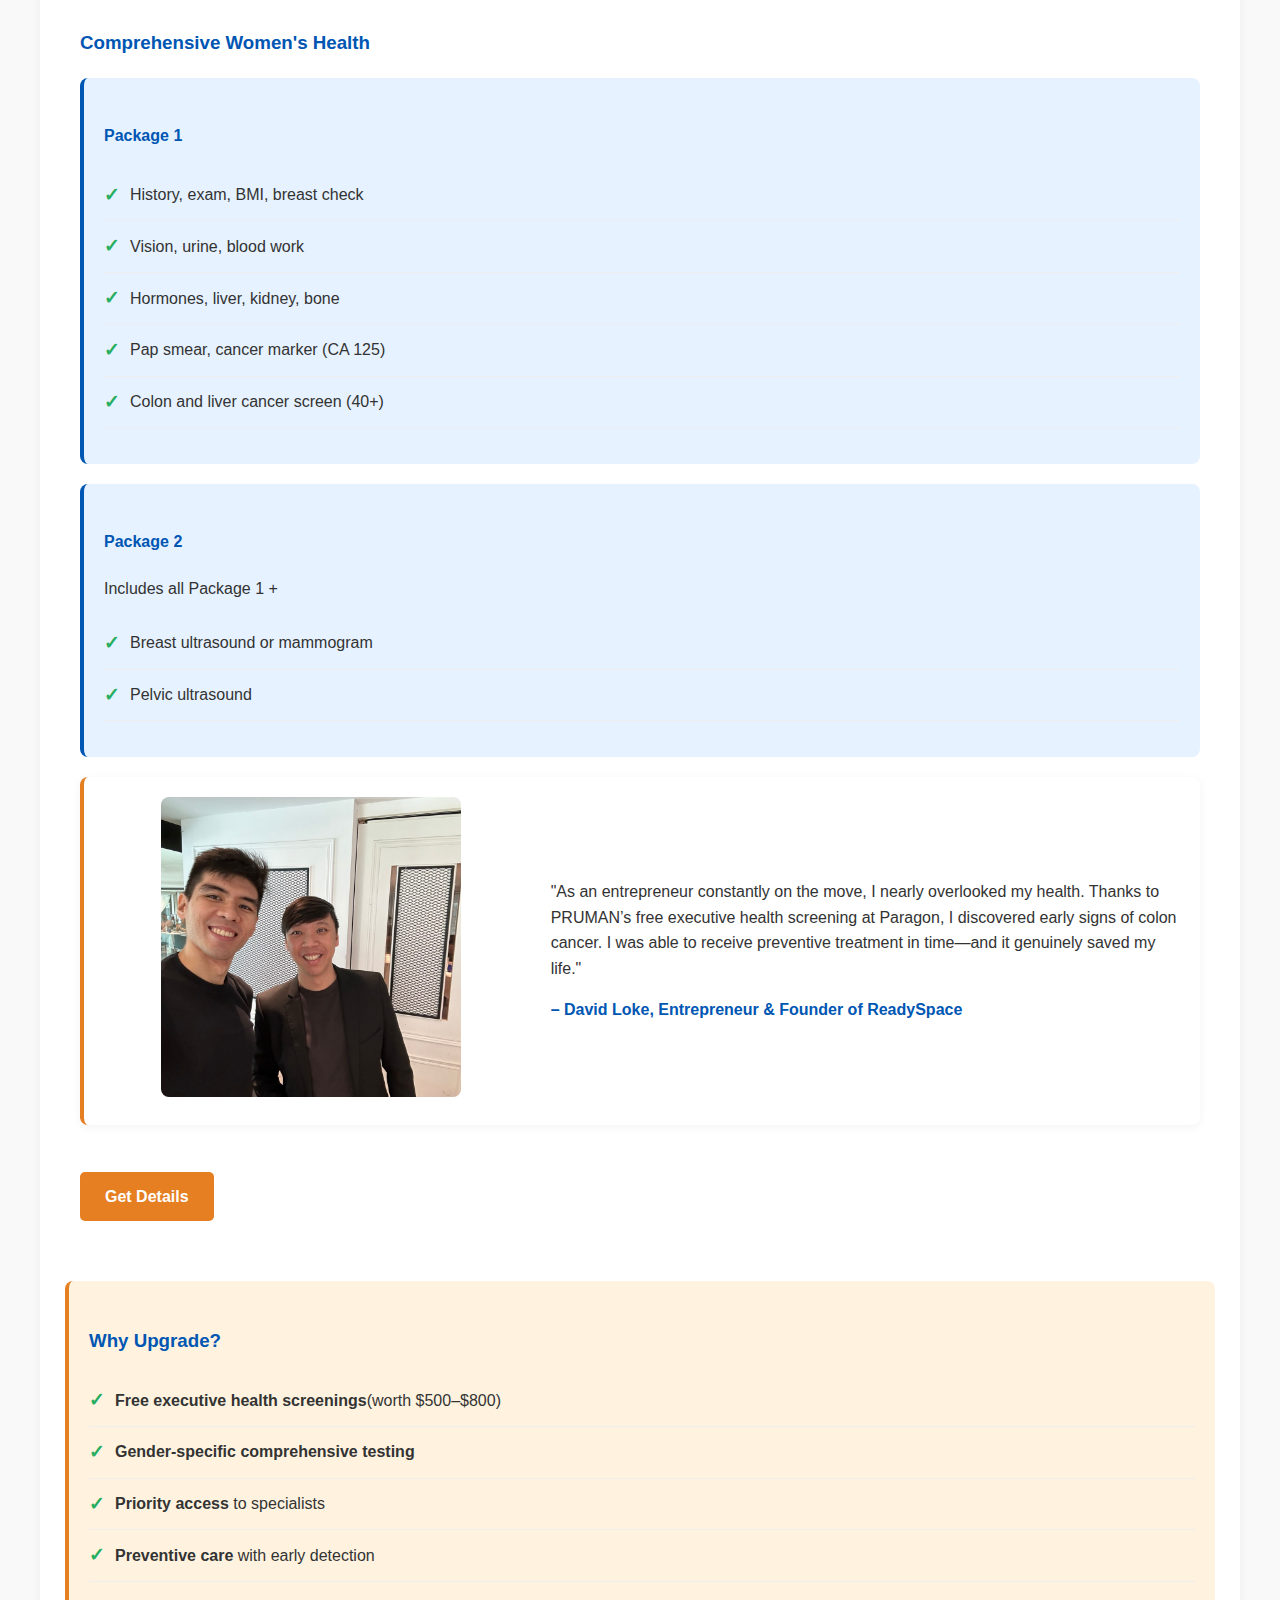
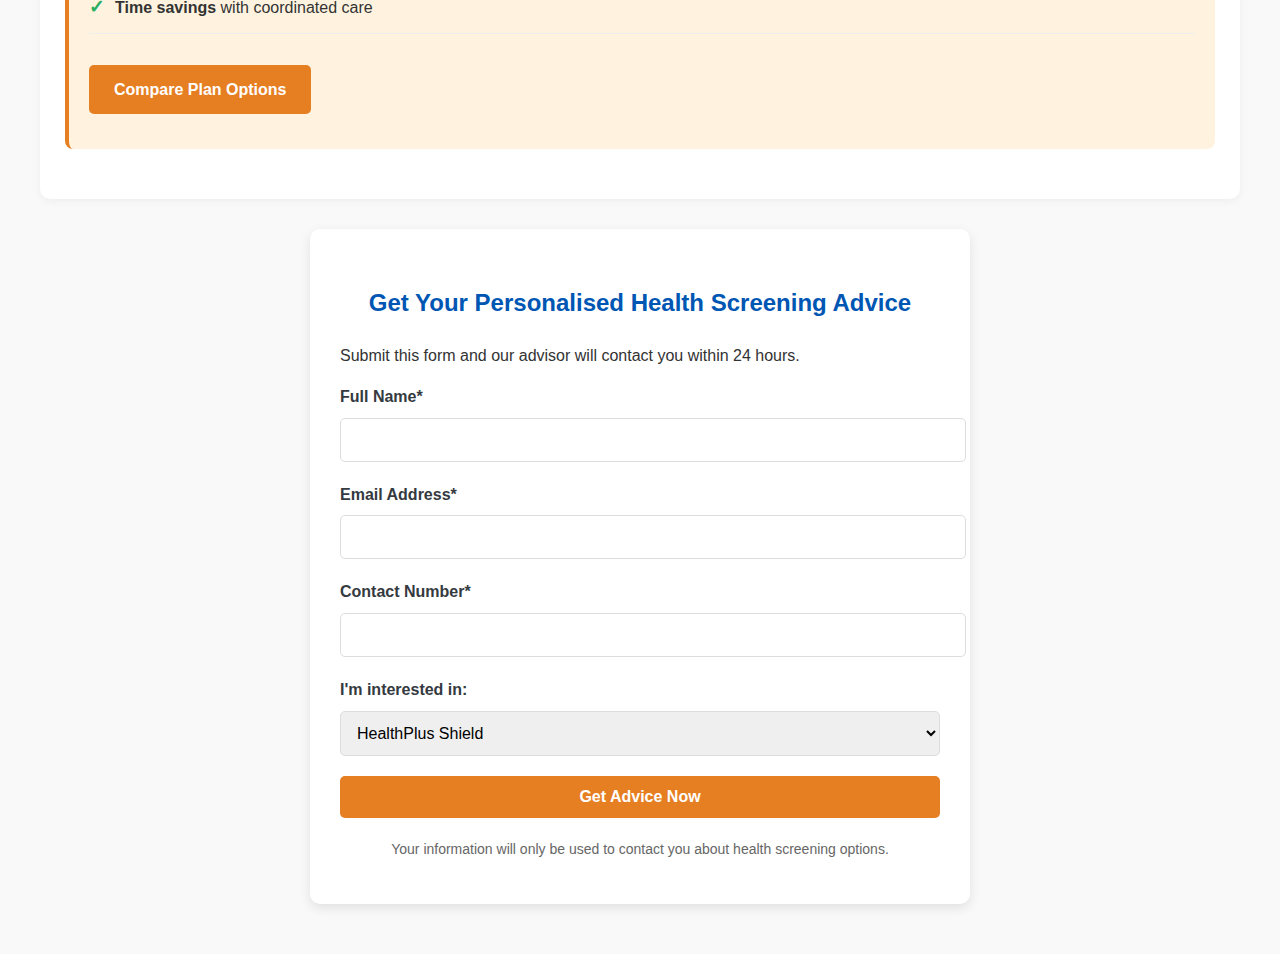
<file: resources/medicalCheckupGuideSingapore.html>
<!DOCTYPE html>
<html lang="en">
  <head>
    <meta charset="UTF-8" />
    <meta name="viewport" content="width=device-width, initial-scale=1.0" />
    <title>Guide: Smart Medical Checkups</title>
    <link rel="stylesheet" href="../css/styles.css" />
    <style>
      :root {
        --primary: #0056b3; /* PRU blue */
        --secondary: #e67e22; /* Warm orange */
        --accent: #27ae60; /* Healthy green */
        --light: #f8f9fa;
        --dark: #343a40;
        --soft-blue: #e6f2ff;
        --soft-green: #e8f5e9;
        --soft-orange: #fff3e0;
      }

      body {
        font-family: "Segoe UI", Tahoma, Geneva, Verdana, sans-serif;
        line-height: 1.6;
        color: #333;
        max-width: 1200px;
        margin: 0 auto;
        padding: 20px;
        background-color: #f9f9f9;
      }

      header {
        background: linear-gradient(135deg, var(--primary), #0077cc);
        color: white;
        padding: 30px;
        border-radius: 10px;
        margin-bottom: 30px;
        text-align: center;
        box-shadow: 0 4px 12px rgba(0, 86, 179, 0.15);
      }

      h1,
      h2,
      h3,
      h4 {
        color: var(--primary);
        margin-top: 25px;
      }

      h1 {
        font-size: 2.2rem;
        margin-bottom: 10px;
      }

      .tagline {
        font-size: 1.2rem;
        font-weight: 300;
        margin-bottom: 20px;
      }

      .container {
        background: white;
        border-radius: 10px;
        padding: 25px;
        margin-bottom: 30px;
        box-shadow: 0 2px 10px rgba(0, 0, 0, 0.05);
      }

      .benefit-card {
        background: var(--soft-blue);
        border-left: 4px solid var(--primary);
        padding: 20px;
        margin: 20px 0;
        border-radius: 8px;
      }

      .savings-card {
        background: var(--soft-green);
        border-left: 4px solid var(--accent);
        padding: 20px;
        margin: 20px 0;
        border-radius: 8px;
      }

      .highlight-box {
        background: var(--soft-orange);
        border-left: 4px solid var(--secondary);
        padding: 20px;
        margin: 25px 0;
        border-radius: 8px;
      }

      .feature-list {
        list-style-type: none;
        padding-left: 0;
      }

      .feature-list li {
        padding: 10px 0;
        border-bottom: 1px solid #eee;
        display: flex;
        align-items: center;
      }

      .feature-list li:before {
        content: "✓";
        color: var(--accent);
        font-weight: bold;
        margin-right: 10px;
        font-size: 1.2rem;
      }

      .package-comparison {
        width: 100%;
        border-collapse: collapse;
        margin: 25px 0;
      }

      .package-comparison th {
        background-color: var(--primary);
        color: white;
        padding: 12px;
        text-align: left;
      }

      .package-comparison td {
        padding: 12px;
        border-bottom: 1px solid #ddd;
      }

      .package-comparison tr:nth-child(even) {
        background-color: #f2f2f2;
      }

      .package-comparison .highlight {
        background-color: #e6f7ff;
        font-weight: bold;
      }

      .cta-button {
        display: inline-block;
        background-color: var(--secondary);
        color: white;
        padding: 12px 25px;
        text-decoration: none;
        border-radius: 5px;
        font-weight: bold;
        margin: 15px 0;
        transition: all 0.3s ease;
        text-align: center;
        cursor: pointer;
      }

      .cta-button:hover {
        background-color: #d35400;
        transform: translateY(-2px);
        box-shadow: 0 4px 8px rgba(0, 0, 0, 0.1);
      }

      .step {
        display: flex;
        margin-bottom: 20px;
        align-items: flex-start;
      }

      .step-number {
        background-color: var(--primary);
        color: white;
        width: 30px;
        height: 30px;
        border-radius: 50%;
        display: flex;
        align-items: center;
        justify-content: center;
        margin-right: 15px;
        flex-shrink: 0;
      }

      .step-content {
        flex: 1;
      }

      .price-comparison {
        width: 100%;
        border-collapse: collapse;
      }

      .price-comparison th,
      .price-comparison td {
        padding: 12px;
        text-align: left;
        border-bottom: 1px solid #ddd;
      }

      .price-comparison th {
        background-color: var(--primary);
        color: white;
      }

      .price-comparison .savings {
        color: var(--accent);
        font-weight: bold;
      }

      .tab-container {
        margin: 30px 0;
      }

      .tabs {
        display: flex;
        border-bottom: 1px solid #ddd;
        margin-bottom: 20px;
      }

      .tab {
        padding: 10px 20px;
        cursor: pointer;
        background: #f1f1f1;
        margin-right: 5px;
        border-radius: 5px 5px 0 0;
      }

      .tab.active {
        background: var(--primary);
        color: white;
      }

      .tab-content {
        display: none;
        padding: 15px;
        background: white;
        border-radius: 0 0 5px 5px;
      }

      .tab-content.active {
        display: block;
      }

      .testimonial {
        background: white;
        padding: 20px;
        border-radius: 8px;
        margin: 20px 0;
        box-shadow: 0 2px 10px rgba(0, 0, 0, 0.05);
        border-left: 4px solid var(--secondary);
      }

      .testimonial-author {
        font-weight: bold;
        margin-top: 10px;
        color: var(--primary);
      }

      /* Lead Form Styles */
      #leadForm {
        background: white;
        padding: 30px;
        border-radius: 10px;
        box-shadow: 0 4px 12px rgba(0, 0, 0, 0.1);
        margin: 30px auto;
        max-width: 600px;
      }

      #leadForm h2 {
        text-align: center;
        margin-bottom: 20px;
        color: var(--primary);
      }

      .form-group {
        margin-bottom: 20px;
      }

      .form-group label {
        display: block;
        margin-bottom: 8px;
        font-weight: 600;
        color: var(--dark);
      }

      .form-group input,
      .form-group select {
        width: 100%;
        padding: 12px;
        border: 1px solid #ddd;
        border-radius: 5px;
        font-size: 16px;
      }

      .form-submit {
        background-color: var(--secondary);
        color: white;
        border: none;
        padding: 12px 25px;
        font-size: 16px;
        border-radius: 5px;
        cursor: pointer;
        width: 100%;
        font-weight: bold;
        transition: all 0.3s ease;
      }

      .form-submit:hover {
        background-color: #d35400;
      }

      .form-note {
        font-size: 14px;
        color: #666;
        margin-top: 20px;
        text-align: center;
      }

      @media (max-width: 768px) {
        .step {
          flex-direction: column;
        }

        .step-number {
          margin-bottom: 10px;
        }

        .package-comparison,
        .price-comparison {
          display: block;
          overflow-x: auto;
        }

        #leadForm {
          padding: 20px;
        }
      }
    </style>
  </head>
  <body>
        <div id="navbar-container"></div>
    <script src="/js/include-navbar.js"></script>
    <header>
      <p class="tagline">
        Smart medical checkups made simple with your benefits
      </p>
    </header>

    <div class="container">
      <h2>Your 3-Step Guide to Maximizing Medical Checkup Benefits</h2>

      <div class="step">
        <div class="step-number">1</div>
        <div class="step-content">
          <h3>Check Your Company Insurance First</h3>
          <p>
            Review your employer-provided insurance benefits before booking any
            checkup.
          </p>
          <ul>
            <li>Contact HR for outpatient screening coverage</li>
            <li>Check for preferred providers or clinics</li>
            <li>Find out about any pre-approvals needed</li>
          </ul>
        </div>
      </div>

      <div class="step">
        <div class="step-number">2</div>
        <div class="step-content">
          <h3>Compare and Save</h3>
          <p>Check how much you can save with our partner packages:</p>
          <table class="price-comparison">
            <tr>
              <th>Service</th>
              <th>Market Price</th>
              <th>Member Price</th>
              <th>Your Savings</th>
            </tr>
            <tr>
              <td>Basic Health Screening</td>
              <td>$120–$180</td>
              <td>$74.12</td>
              <td class="savings">Up to $105.88</td>
            </tr>
            <tr>
              <td>Comprehensive Screening</td>
              <td>$300–$450</td>
              <td>$270.32</td>
              <td class="savings">Up to $179.68</td>
            </tr>
            <tr>
              <td>Home Vaccination</td>
              <td>$150–$250</td>
              <td>Fully subsidized</td>
              <td class="savings">100% savings</td>
            </tr>
            <tr>
              <td>Teleconsultation (daytime)</td>
              <td>$25–$40</td>
              <td>$13</td>
              <td class="savings">Up to $27</td>
            </tr>
          </table>

          <h4>How to Book</h4>
          <ol>
            <li>Log in to your member portal</li>
            <li>View your health plan details</li>
            <li>Select "Book Health Screening/Vaccination"</li>
          </ol>
        </div>
      </div>

      <div class="step">
        <div class="step-number">3</div>
        <div class="highlight-box">
          <h4>Exclusive Telemedicine Benefits</h4>
          <ul class="feature-list">
            <li>Teleconsultation from S$13 (6am–8:59pm)</li>
            <li>Night consultations from S$28 (9pm–6am)</li>
            <li>Medication delivered within 3 hours, free</li>
            <li>Referrals to specialists within 3 working days</li>
          </ul>
        </div>
      </div>

      <div class="benefit-card">
        <h4>Chronic Care Management</h4>
        <p>Free preventive screenings at 37 clinics:</p>
        <ul class="feature-list">
          <li>Blood sugar, pressure, BMI, lipids</li>
        </ul>
      </div>

      <div class="benefit-card">
        <h4>Mental Wellness Support</h4>
        <p>Free PHQ-9 assessments and access to:</p>
        <ul class="feature-list">
          <li>Diabetes & Hypertension Programs</li>
          <li>Mental Wellness Support</li>
        </ul>
      </div>

      <div class="savings-card">
        <h4>Discounted Health Screenings</h4>
        <table class="package-comparison">
          <tr>
            <th>Package</th>
            <th>Core</th>
            <th>Select</th>
            <th>Elite</th>
            <th>Prestige</th>
          </tr>
          <tr>
            <td>Clinic Price (S$)</td>
            <td>$74.12</td>
            <td>$128.62</td>
            <td>$172.22</td>
            <td>$270.32</td>
          </tr>
          <tr>
            <td>Home-Based (S$)</td>
            <td>$117.72</td>
            <td>$172.22</td>
            <td>$215.82</td>
            <td>$313.92</td>
          </tr>
        </table>

        <h5>What's included:</h5>
        <ul class="feature-list">
          <li>Teleconsultation with certified GP</li>
          <li>Full body measurements</li>
          <li>Glucose, cholesterol, liver & kidney tests</li>
          <li>Full blood count and ECG (if applicable)</li>
        </ul>

        <div class="highlight-box">
          <h4>Family Benefits</h4>
          <p>Free home-based vaccinations for:</p>
          <ul class="feature-list">
            <li>Children (2–18 months)</li>
            <li>Seniors (65+)</li>
          </ul>
        </div>
      </div>
    </div>

    <div class="container">
      <h2>Enhanced Benefits with HealthPlus Plans</h2>
      <p>
        Upgrade to enjoy <strong>free executive screenings</strong> at premium
        clinics.
      </p>

      <div class="tab-container">
        <div class="tabs">
          <div class="tab active" onclick="openTab('planA')">Women's Plan</div>
          <div class="tab" onclick="openTab('planB')">Men's Plan</div>
        </div>

        <div id="planA" class="tab-content active">
          <h3>Comprehensive Women's Health</h3>
          <div class="benefit-card">
            <h4>Package 1</h4>
            <ul class="feature-list">
              <li>History, exam, BMI, breast check</li>
              <li>Vision, urine, blood work</li>
              <li>Hormones, liver, kidney, bone</li>
              <li>Pap smear, cancer marker (CA 125)</li>
              <li>Colon and liver cancer screen (40+)</li>
            </ul>
          </div>

          <div class="benefit-card">
            <h4>Package 2</h4>
            <p>Includes all Package 1 +</p>
            <ul class="feature-list">
              <li>Breast ultrasound or mammogram</li>
              <li>Pelvic ultrasound</li>
            </ul>
          </div>

          <div
            class="testimonial"
            style="
              display: flex;
              flex-wrap: wrap;
              align-items: center;
              gap: 2rem;
              margin-bottom: 2rem;
            "
          >
            <div style="flex: 1 1 300px; text-align: center">
              <img
                src="/images/pruman-testimony.jpg"
                alt="David Loke Testimonial"
                style="
                  width: 100%;
                  max-width: 300px;
                  aspect-ratio: 1 / 1;
                  object-fit: cover;
                  border-radius: 8px;
                "
              />
            </div>
            <div style="flex: 2 1 400px">
              <p>
                "As an entrepreneur constantly on the move, I nearly overlooked
                my health. Thanks to PRUMAN’s free executive health screening at
                Paragon, I discovered early signs of colon cancer. I was able to
                receive preventive treatment in time—and it genuinely saved my
                life."
              </p>
              <p class="testimonial-author">
                – David Loke, Entrepreneur & Founder of ReadySpace
              </p>
            </div>
          </div>

          <a href="#leadForm" class="cta-button">Get Details</a>
        </div>

        <div id="planB" class="tab-content">
          <h3>Comprehensive Men's Health</h3>
          <div class="benefit-card">
            <h4>Package 1</h4>
            <ul class="feature-list">
              <li>Full physical exam & consultation</li>
              <li>BMI, vision, urine, blood work</li>
              <li>Prostate antigen (PSA), ECG</li>
              <li>Colon and liver cancer screening (40+)</li>
            </ul>
          </div>

          <div class="benefit-card">
            <h4>Package 2</h4>
            <p>Includes all Package 1 +</p>
            <ul class="feature-list">
              <li>Prostate ultrasound or stress test</li>
            </ul>
          </div>

          <div class="testimonial">
            <p>
              "The screening helped me take control of my health without
              worrying about cost."
            </p>
            <p class="testimonial-author">– Member Testimonial</p>
          </div>

          <a href="#leadForm" class="cta-button">Learn More</a>
        </div>
      </div>

      <div class="highlight-box">
        <h3>Why Upgrade?</h3>
        <ul class="feature-list">
          <li>
            <strong>Free executive health screenings</strong> (worth $500–$800)
          </li>
          <li><strong>Gender-specific comprehensive testing</strong></li>
          <li><strong>Priority access</strong>&nbsp;to specialists</li>
          <li><strong>Preventive care</strong>&nbsp;with early detection</li>
          <li><strong>Time savings</strong>&nbsp;with coordinated care</li>
        </ul>
        <a href="#leadForm" class="cta-button">Compare Plan Options</a>
      </div>
    </div>

    <div id="leadForm" class="container">
      <h2>Get Your Personalised Health Screening Advice</h2>
      <p>Submit this form and our advisor will contact you within 24 hours.</p>

      <form action="https://formspree.io/f/xgvyqeag" method="POST">
        <div class="form-group">
          <label for="name">Full Name*</label>
          <input type="text" id="name" name="name" required />
        </div>
        <div class="form-group">
          <label for="email">Email Address*</label>
          <input type="email" id="email" name="email" required />
        </div>
        <div class="form-group">
          <label for="phone">Contact Number*</label>
          <input type="tel" id="phone" name="phone" required />
        </div>
        <div class="form-group">
          <label for="interest">I'm interested in:</label>
          <select id="interest" name="interest">
            <option value="shield">HealthPlus Shield</option>
            <option value="women">Women's Wellness Plan</option>
            <option value="men">Men's Wellness Plan</option>
            <option value="all">All Options</option>
          </select>
        </div>
        <button type="submit" class="form-submit">Get Advice Now</button>
        <p class="form-note">
          Your information will only be used to contact you about health
          screening options.
        </p>
      </form>
    </div>

    <script>
      function openTab(tabName) {
        document
          .querySelectorAll(".tab-content")
          .forEach((content) => content.classList.remove("active"));
        document
          .querySelectorAll(".tab")
          .forEach((tab) => tab.classList.remove("active"));
        document.getElementById(tabName).classList.add("active");
        event.currentTarget.classList.add("active");
      }

      document.querySelectorAll('a[href^="#"]').forEach((anchor) => {
        anchor.addEventListener("click", function (e) {
          e.preventDefault();
          document
            .querySelector(this.getAttribute("href"))
            .scrollIntoView({ behavior: "smooth" });
        });
      });
    </script>
  </body>
</html>
</file>
<file: css/styles.css>
body {
  font-family: Arial, sans-serif;
  margin: 2rem;
  background-color: #f9f9f9;
}
header {
  text-align: center;
}

.navbar {
  list-style: none;
  display: flex;
  justify-content: center;
  background-color: #003366;
  padding: 1rem 0;
  margin: 0;
}

.navbar > li {
  position: relative;
  margin: 0 1rem;
}

.navbar a {
  color: white;
  text-decoration: none;
  font-weight: 600;
  padding: 0.5rem;
  display: block;
}

.navbar a:hover {
  color: #ffcc00;
}

.dropdown-menu {
  display: none;
  position: absolute;
  top: 2.5rem;
  left: 0;
  background-color: #003366;
  list-style: none;
  margin: 0;
  padding: 0;
  box-shadow: 0 2px 5px rgba(0, 0, 0, 0.2);
  z-index: 1000;
}

.dropdown-menu li {
  width: 200px;
}

.dropdown:hover .dropdown-menu {
  display: block;
}
nav ul {
  list-style: none;
  padding: 0;
}
nav li {
  display: inline-block;
  margin: 0 10px;
}

/* Navbar container */
nav {
  position: fixed;
  top: 0;
  left: 0;
  width: 100%;
  z-index: 1000;
  background-color: #003366;
  box-shadow: 0 2px 5px rgba(0, 0, 0, 0.1);
}


/* Navigation list */
nav ul {
  list-style: none;
  display: flex;
  justify-content: center;
  flex-wrap: wrap;
  margin: 0;
  padding: 0;
}

/* Navigation items */
nav li {
  margin: 0 1rem;
}

/* Navigation links */
nav a {
  text-decoration: none;
  color: #ffffff;
  font-weight: 600;
  font-size: 1rem;
  transition: color 0.3s ease;
}

/* Hover effect */
nav a:hover {
  color: #ffcc00; /* Gold highlight on hover */
}

/* Mobile responsiveness */
@media (max-width: 600px) {
  nav ul {
    flex-direction: column;
    align-items: center;
  }
  nav li {
    margin: 0.5rem 0;
  }
}

body {
  font-family: "Segoe UI", Tahoma, Geneva, Verdana, sans-serif;
  line-height: 1.6;
  color: #333;
  max-width: 1200px;
  margin: 0 auto;
  padding: 20px;
  background-color: #f9f9f9;
  padding-top: 80px;
}
h1,
h2,
h3 {
  color: #0056b3;
}
h1 {
  text-align: center;
  margin-bottom: 30px;
  padding-bottom: 15px;
  border-bottom: 2px solid #0056b3;
}
.comparison-container {
  background: white;
  border-radius: 8px;
  box-shadow: 0 2px 10px rgba(0, 0, 0, 0.1);
  padding: 25px;
  margin-bottom: 30px;
}
.feature-category {
  margin-bottom: 30px;
  border-bottom: 1px solid #eee;
  padding-bottom: 20px;
}
.feature-category:last-child {
  border-bottom: none;
}
.feature-row {
  display: flex;
  margin-bottom: 15px;
  align-items: center;
}
.feature-name {
  flex: 1;
  font-weight: 600;
  padding-right: 15px;
}
.feature-value {
  flex: 1;
  padding: 8px 15px;
  border-radius: 4px;
  margin-right: 10px;
}
.pru {
  background-color: #e6f2ff;
  border-left: 4px solid #0056b3;
}
.competitor {
  background-color: #ffecec;
  border-left: 4px solid #cc0000;
}
.better {
  background-color: #e6ffe6;
  border-left: 4px solid #00aa00;
  font-weight: bold;
}
.worse {
  background-color: #ffebeb;
  border-left: 4px solid #ff3333;
}
.same {
  background-color: #f0f0f0;
  border-left: 4px solid #888;
}
.highlight-box {
  background-color: #fff8e6;
  border-left: 4px solid #ffcc00;
  padding: 15px;
  margin: 20px 0;
  border-radius: 4px;
}
.highlight-title {
  font-weight: bold;
  color: #d35400;
  margin-bottom: 10px;
}
table {
  width: 100%;
  border-collapse: collapse;
  margin: 20px 0;
}
th,
td {
  padding: 12px 15px;
  text-align: left;
  border-bottom: 1px solid #ddd;
}
th {
  background-color: #0056b3;
  color: white;
}
tr:nth-child(even) {
  background-color: #f2f2f2;
}
.conclusion {
  background-color: #e6f7ff;
  padding: 20px;
  border-radius: 8px;
  margin-top: 30px;
  border-left: 5px solid #0056b3;
}
.tabs {
  display: flex;
  margin-bottom: 20px;
}
.tab {
  padding: 10px 20px;
  background: #ddd;
  cursor: pointer;
  margin-right: 5px;
  border-radius: 5px 5px 0 0;
}
.tab.active {
  background: #0056b3;
  color: white;
}
.tab-content {
  display: none;
}
.tab-content.active {
  display: block;
}
@media (max-width: 768px) {
  .feature-row {
    flex-direction: column;
    align-items: flex-start;
  }
  .feature-name,
  .feature-value {
    width: 100%;
    margin-bottom: 5px;
  }
}

body {
  font-family: "Segoe UI", Tahoma, Geneva, Verdana, sans-serif;
  line-height: 1.6;
  color: #333;
  max-width: 1200px;
  margin: 0 auto;
  padding: 20px;
  background-color: #f9f9f9;
}
h1,
h2,
h3 {
  color: #0056b3;
}
h1 {
  text-align: center;
  margin-bottom: 30px;
  padding-bottom: 15px;
  border-bottom: 2px solid #0056b3;
}
.comparison-container {
  background: white;
  border-radius: 8px;
  box-shadow: 0 2px 10px rgba(0, 0, 0, 0.1);
  padding: 25px;
  margin-bottom: 30px;
}
.feature-category {
  margin-bottom: 30px;
  border-bottom: 1px solid #eee;
  padding-bottom: 20px;
}
.feature-category:last-child {
  border-bottom: none;
}
.feature-row {
  display: flex;
  margin-bottom: 15px;
  align-items: center;
}
.feature-name {
  flex: 1;
  font-weight: 600;
  padding-right: 15px;
}
.feature-value {
  flex: 1;
  padding: 8px 15px;
  border-radius: 4px;
  margin-right: 10px;
}
.pru {
  background-color: #e6f2ff;
  border-left: 4px solid #0056b3;
}
.competitor {
  background-color: #ffecec;
  border-left: 4px solid #cc0000;
}
.better {
  background-color: #e6ffe6;
  border-left: 4px solid #00aa00;
  font-weight: bold;
}
.worse {
  background-color: #ffebeb;
  border-left: 4px solid #ff3333;
}
.same {
  background-color: #f0f0f0;
  border-left: 4px solid #888;
}
.highlight-box {
  background-color: #fff8e6;
  border-left: 4px solid #ffcc00;
  padding: 15px;
  margin: 20px 0;
  border-radius: 4px;
}
.highlight-title {
  font-weight: bold;
  color: #d35400;
  margin-bottom: 10px;
}
table {
  width: 100%;
  border-collapse: collapse;
  margin: 20px 0;
}
th,
td {
  padding: 12px 15px;
  text-align: left;
  border-bottom: 1px solid #ddd;
}
th {
  background-color: #0056b3;
  color: white;
}
tr:nth-child(even) {
  background-color: #f2f2f2;
}
.conclusion {
  background-color: #e6f7ff;
  padding: 20px;
  border-radius: 8px;
  margin-top: 30px;
  border-left: 5px solid #0056b3;
}
.tabs {
  display: flex;
  margin-bottom: 20px;
  flex-wrap: wrap;
}
.tab {
  padding: 10px 20px;
  background: #ddd;
  cursor: pointer;
  margin-right: 5px;
  border-radius: 5px 5px 0 0;
  margin-bottom: 5px;
}
.tab.active {
  background: #0056b3;
  color: white;
}
.tab-content {
  display: none;
}
.tab-content.active {
  display: block;
}
.company-selector {
  background: white;
  padding: 15px;
  border-radius: 8px;
  margin-bottom: 20px;
  box-shadow: 0 2px 5px rgba(0, 0, 0, 0.1);
}
.company-selector label {
  margin-right: 15px;
  font-weight: 600;
}
.company-selector select {
  padding: 8px 15px;
  border-radius: 4px;
  border: 1px solid #ddd;
  font-size: 16px;
}
.company-selector button {
  padding: 8px 15px;
  background-color: #0056b3;
  color: white;
  border: none;
  border-radius: 4px;
  cursor: pointer;
  margin-left: 10px;
  font-size: 16px;
}
.company-selector button:hover {
  background-color: #003d7a;
}
@media (max-width: 768px) {
  .feature-row {
    flex-direction: column;
    align-items: flex-start;
  }
  .feature-name,
  .feature-value {
    width: 100%;
    margin-bottom: 5px;
  }
  .company-selector {
    display: flex;
    flex-direction: column;
  }
  .company-selector select,
  .company-selector button {
    margin: 5px 0;
    width: 100%;
  }
}
.whatsapp-float {
  position: fixed;
  bottom: 20px;
  right: 20px;
  background-color: #25d366;
  color: #ffffff;
  border-radius: 50%;
  padding: 16px;
  font-size: 1.6rem;
  box-shadow: var(--shadow-lg);
  z-index: 999;
  transition: var(--transition);
  display: flex;
  justify-content: center;
  align-items: center;
}

.whatsapp-float:hover {
  background-color: #1ebc58;
  transform: scale(1.05);
}
</file>
